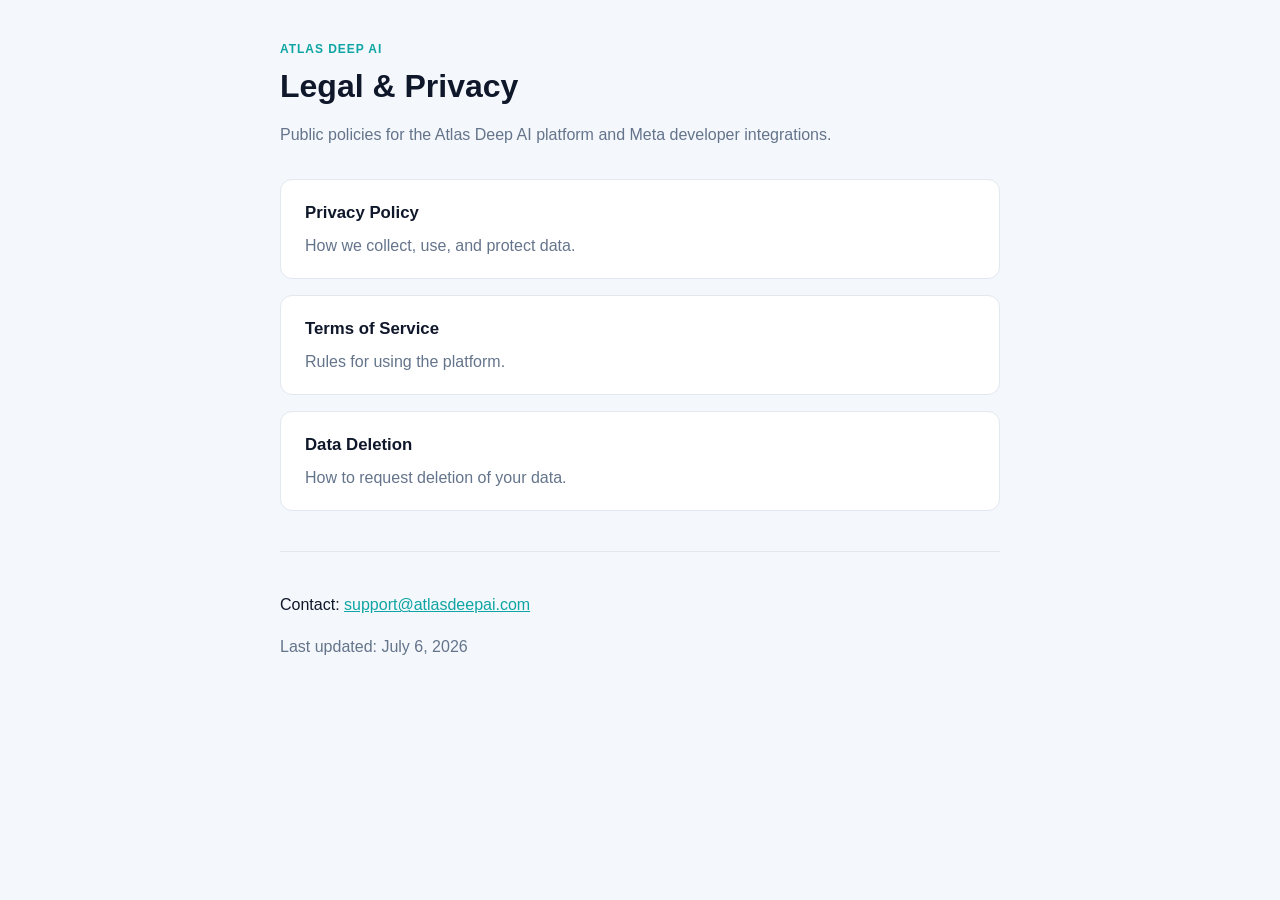
<file: index.html>
<!DOCTYPE html>
<html lang="en">
<head>
  <meta charset="utf-8" />
  <meta name="viewport" content="width=device-width, initial-scale=1" />
  <title>Atlas Deep AI — Legal</title>
  <link rel="stylesheet" href="styles.css" />
</head>
<body>
  <main class="wrap">
    <header>
      <p class="eyebrow">Atlas Deep AI</p>
      <h1>Legal &amp; Privacy</h1>
      <p class="lede">Public policies for the Atlas Deep AI platform and Meta developer integrations.</p>
    </header>
    <nav class="cards">
      <a class="card" href="privacy-policy.html">
        <h2>Privacy Policy</h2>
        <p>How we collect, use, and protect data.</p>
      </a>
      <a class="card" href="terms-of-service.html">
        <h2>Terms of Service</h2>
        <p>Rules for using the platform.</p>
      </a>
      <a class="card" href="data-deletion.html">
        <h2>Data Deletion</h2>
        <p>How to request deletion of your data.</p>
      </a>
    </nav>
    <footer>
      <p>Contact: <a href="mailto:support@atlasdeepai.com">support@atlasdeepai.com</a></p>
      <p class="muted">Last updated: July 6, 2026</p>
    </footer>
  </main>
</body>
</html>
</file>
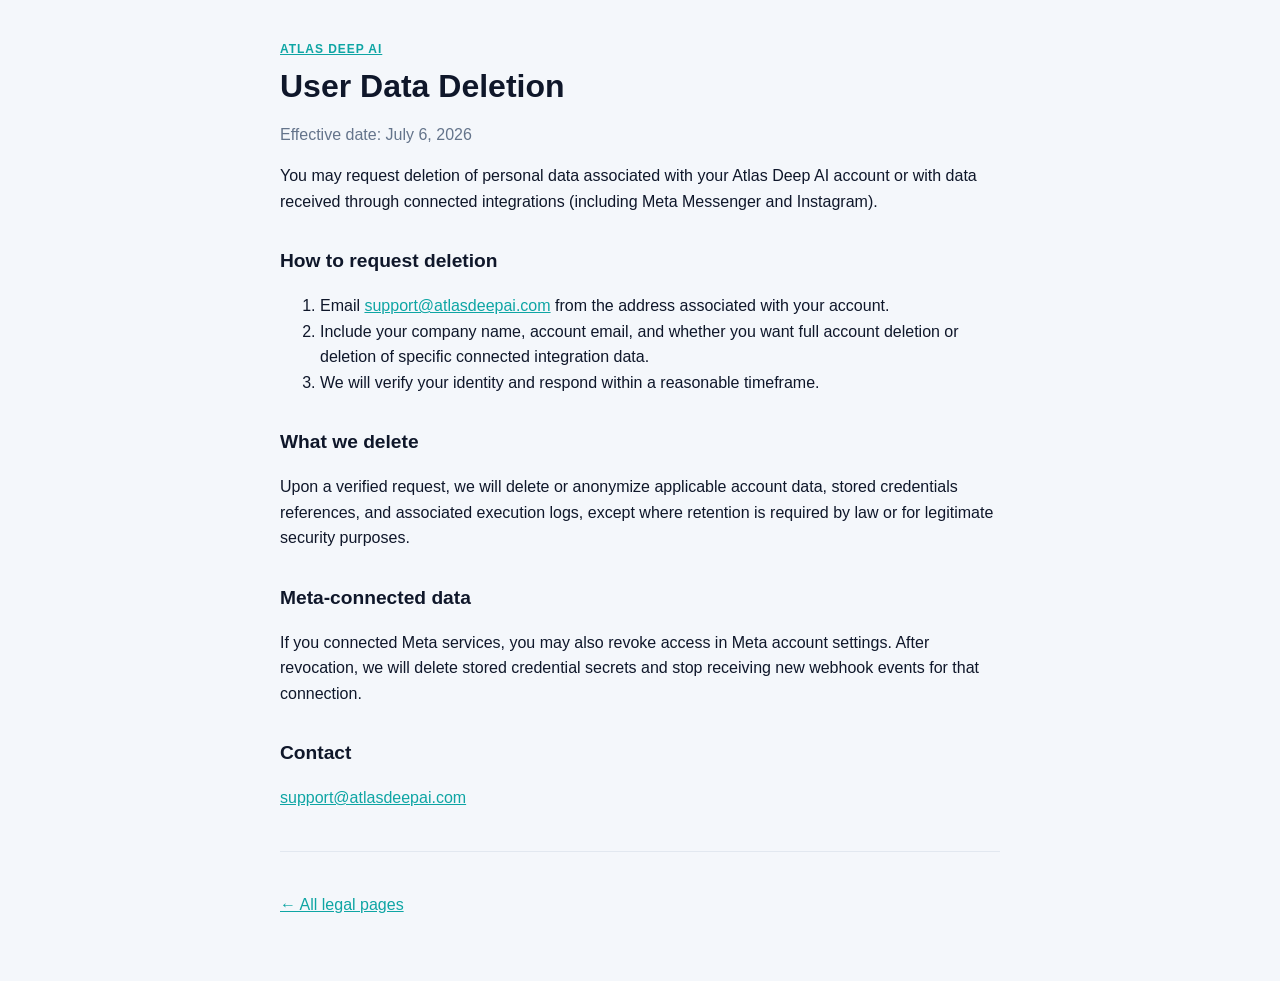
<file: data-deletion.html>
<!DOCTYPE html>
<html lang="en">
<head>
  <meta charset="utf-8" />
  <meta name="viewport" content="width=device-width, initial-scale=1" />
  <title>Data Deletion — Atlas Deep AI</title>
  <link rel="stylesheet" href="styles.css" />
</head>
<body>
  <main class="wrap">
    <p class="eyebrow"><a href="index.html">Atlas Deep AI</a></p>
    <h1>User Data Deletion</h1>
    <p class="muted">Effective date: July 6, 2026</p>

    <p>You may request deletion of personal data associated with your Atlas Deep AI account or with data received through connected integrations (including Meta Messenger and Instagram).</p>

    <h2>How to request deletion</h2>
    <ol>
      <li>Email <a href="mailto:support@atlasdeepai.com">support@atlasdeepai.com</a> from the address associated with your account.</li>
      <li>Include your company name, account email, and whether you want full account deletion or deletion of specific connected integration data.</li>
      <li>We will verify your identity and respond within a reasonable timeframe.</li>
    </ol>

    <h2>What we delete</h2>
    <p>Upon a verified request, we will delete or anonymize applicable account data, stored credentials references, and associated execution logs, except where retention is required by law or for legitimate security purposes.</p>

    <h2>Meta-connected data</h2>
    <p>If you connected Meta services, you may also revoke access in Meta account settings. After revocation, we will delete stored credential secrets and stop receiving new webhook events for that connection.</p>

    <h2>Contact</h2>
    <p><a href="mailto:support@atlasdeepai.com">support@atlasdeepai.com</a></p>

    <footer>
      <p><a href="index.html">← All legal pages</a></p>
    </footer>
  </main>
</body>
</html>
</file>
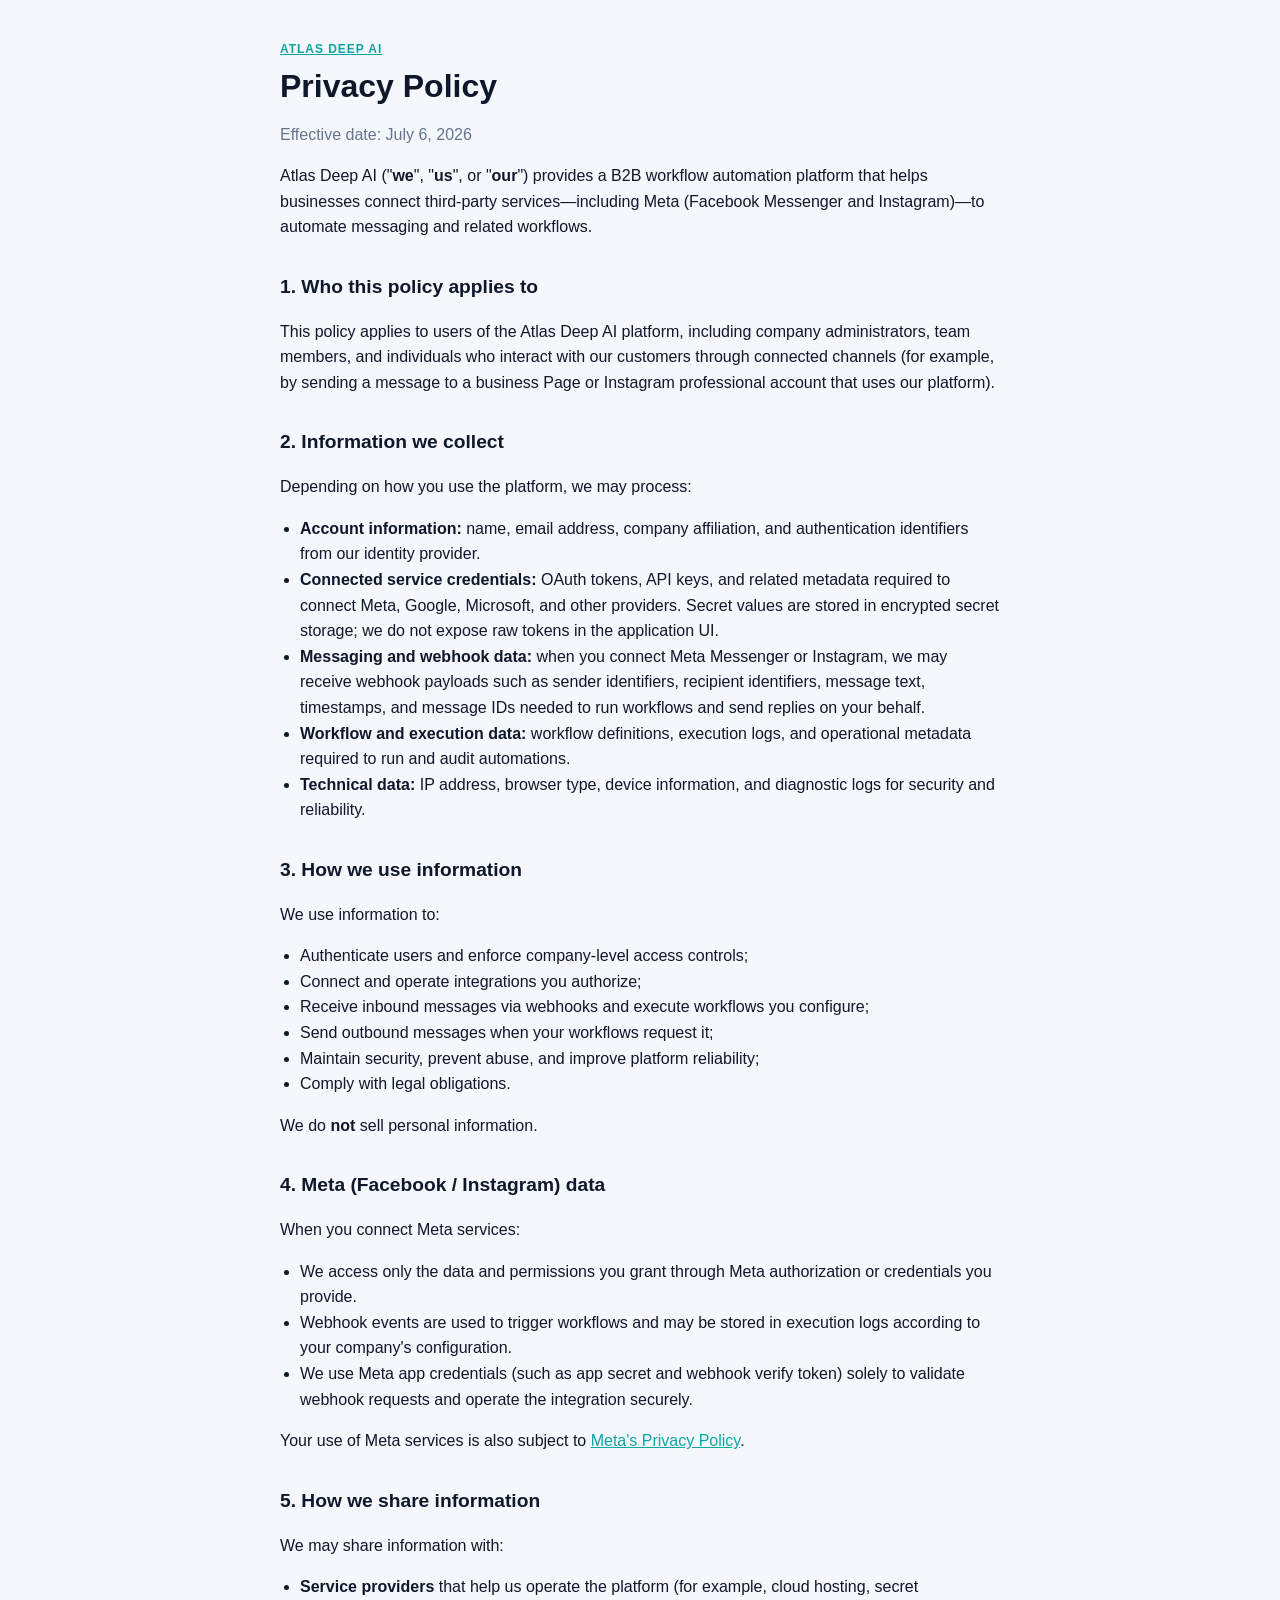
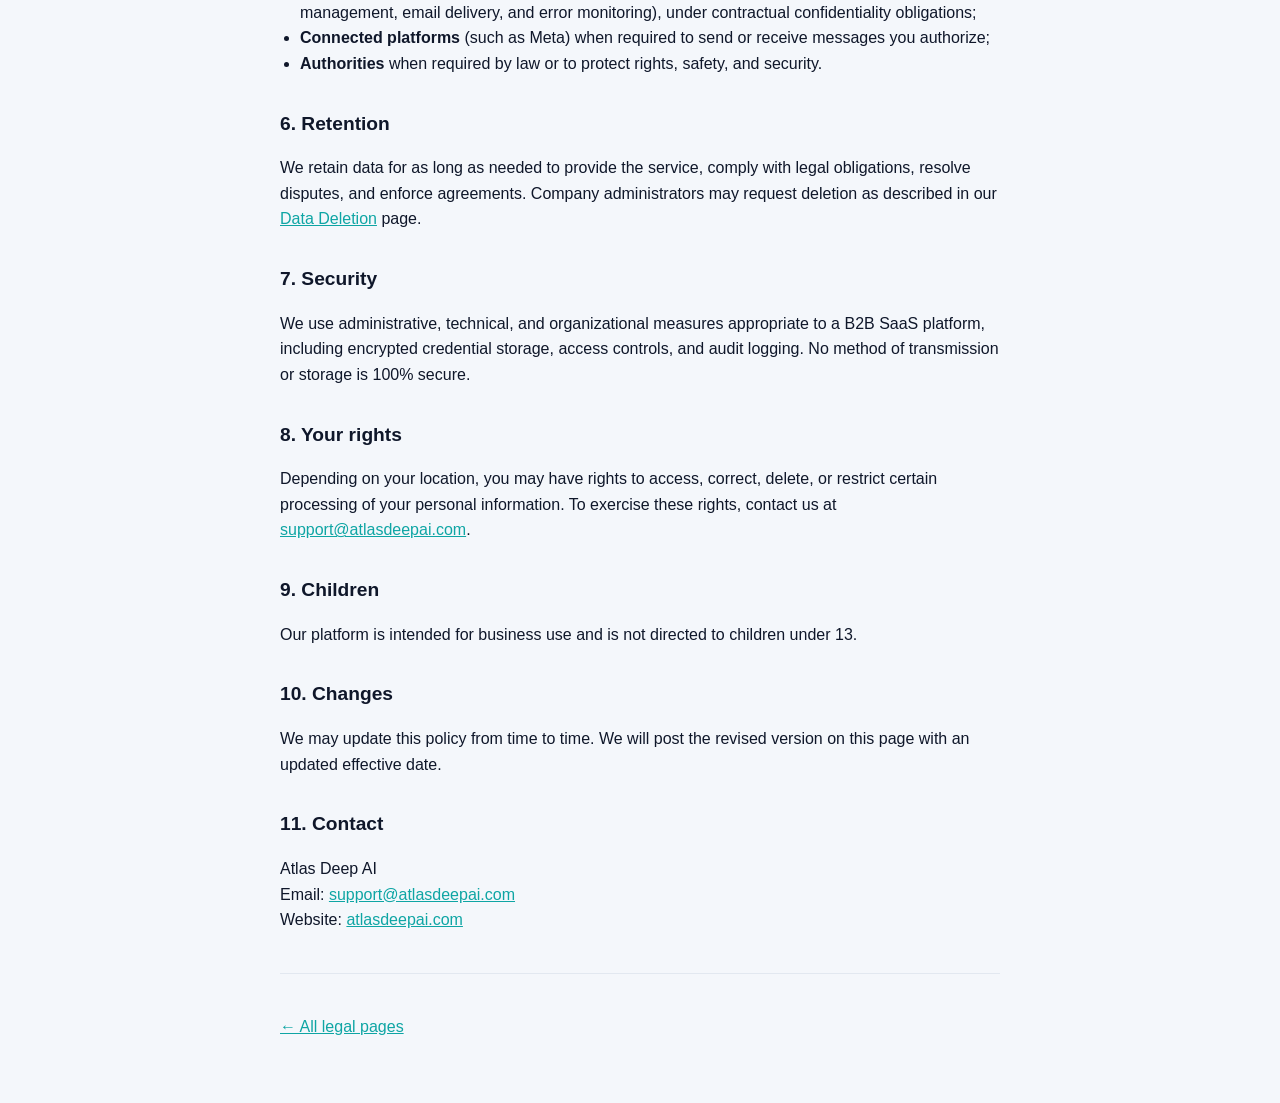
<file: privacy-policy.html>
<!DOCTYPE html>
<html lang="en">
<head>
  <meta charset="utf-8" />
  <meta name="viewport" content="width=device-width, initial-scale=1" />
  <title>Privacy Policy — Atlas Deep AI</title>
  <link rel="stylesheet" href="styles.css" />
</head>
<body>
  <main class="wrap">
    <p class="eyebrow"><a href="index.html">Atlas Deep AI</a></p>
    <h1>Privacy Policy</h1>
    <p class="muted">Effective date: July 6, 2026</p>

    <p>Atlas Deep AI ("<strong>we</strong>", "<strong>us</strong>", or "<strong>our</strong>") provides a B2B workflow automation platform that helps businesses connect third-party services—including Meta (Facebook Messenger and Instagram)—to automate messaging and related workflows.</p>

    <h2>1. Who this policy applies to</h2>
    <p>This policy applies to users of the Atlas Deep AI platform, including company administrators, team members, and individuals who interact with our customers through connected channels (for example, by sending a message to a business Page or Instagram professional account that uses our platform).</p>

    <h2>2. Information we collect</h2>
    <p>Depending on how you use the platform, we may process:</p>
    <ul>
      <li><strong>Account information:</strong> name, email address, company affiliation, and authentication identifiers from our identity provider.</li>
      <li><strong>Connected service credentials:</strong> OAuth tokens, API keys, and related metadata required to connect Meta, Google, Microsoft, and other providers. Secret values are stored in encrypted secret storage; we do not expose raw tokens in the application UI.</li>
      <li><strong>Messaging and webhook data:</strong> when you connect Meta Messenger or Instagram, we may receive webhook payloads such as sender identifiers, recipient identifiers, message text, timestamps, and message IDs needed to run workflows and send replies on your behalf.</li>
      <li><strong>Workflow and execution data:</strong> workflow definitions, execution logs, and operational metadata required to run and audit automations.</li>
      <li><strong>Technical data:</strong> IP address, browser type, device information, and diagnostic logs for security and reliability.</li>
    </ul>

    <h2>3. How we use information</h2>
    <p>We use information to:</p>
    <ul>
      <li>Authenticate users and enforce company-level access controls;</li>
      <li>Connect and operate integrations you authorize;</li>
      <li>Receive inbound messages via webhooks and execute workflows you configure;</li>
      <li>Send outbound messages when your workflows request it;</li>
      <li>Maintain security, prevent abuse, and improve platform reliability;</li>
      <li>Comply with legal obligations.</li>
    </ul>
    <p>We do <strong>not</strong> sell personal information.</p>

    <h2>4. Meta (Facebook / Instagram) data</h2>
    <p>When you connect Meta services:</p>
    <ul>
      <li>We access only the data and permissions you grant through Meta authorization or credentials you provide.</li>
      <li>Webhook events are used to trigger workflows and may be stored in execution logs according to your company's configuration.</li>
      <li>We use Meta app credentials (such as app secret and webhook verify token) solely to validate webhook requests and operate the integration securely.</li>
    </ul>
    <p>Your use of Meta services is also subject to <a href="https://www.facebook.com/privacy/policy/" rel="noopener noreferrer">Meta's Privacy Policy</a>.</p>

    <h2>5. How we share information</h2>
    <p>We may share information with:</p>
    <ul>
      <li><strong>Service providers</strong> that help us operate the platform (for example, cloud hosting, secret management, email delivery, and error monitoring), under contractual confidentiality obligations;</li>
      <li><strong>Connected platforms</strong> (such as Meta) when required to send or receive messages you authorize;</li>
      <li><strong>Authorities</strong> when required by law or to protect rights, safety, and security.</li>
    </ul>

    <h2>6. Retention</h2>
    <p>We retain data for as long as needed to provide the service, comply with legal obligations, resolve disputes, and enforce agreements. Company administrators may request deletion as described in our <a href="data-deletion.html">Data Deletion</a> page.</p>

    <h2>7. Security</h2>
    <p>We use administrative, technical, and organizational measures appropriate to a B2B SaaS platform, including encrypted credential storage, access controls, and audit logging. No method of transmission or storage is 100% secure.</p>

    <h2>8. Your rights</h2>
    <p>Depending on your location, you may have rights to access, correct, delete, or restrict certain processing of your personal information. To exercise these rights, contact us at <a href="mailto:support@atlasdeepai.com">support@atlasdeepai.com</a>.</p>

    <h2>9. Children</h2>
    <p>Our platform is intended for business use and is not directed to children under 13.</p>

    <h2>10. Changes</h2>
    <p>We may update this policy from time to time. We will post the revised version on this page with an updated effective date.</p>

    <h2>11. Contact</h2>
    <p>Atlas Deep AI<br />
    Email: <a href="mailto:support@atlasdeepai.com">support@atlasdeepai.com</a><br />
    Website: <a href="https://atlasdeepai.com">atlasdeepai.com</a></p>

    <footer>
      <p><a href="index.html">← All legal pages</a></p>
    </footer>
  </main>
</body>
</html>
</file>
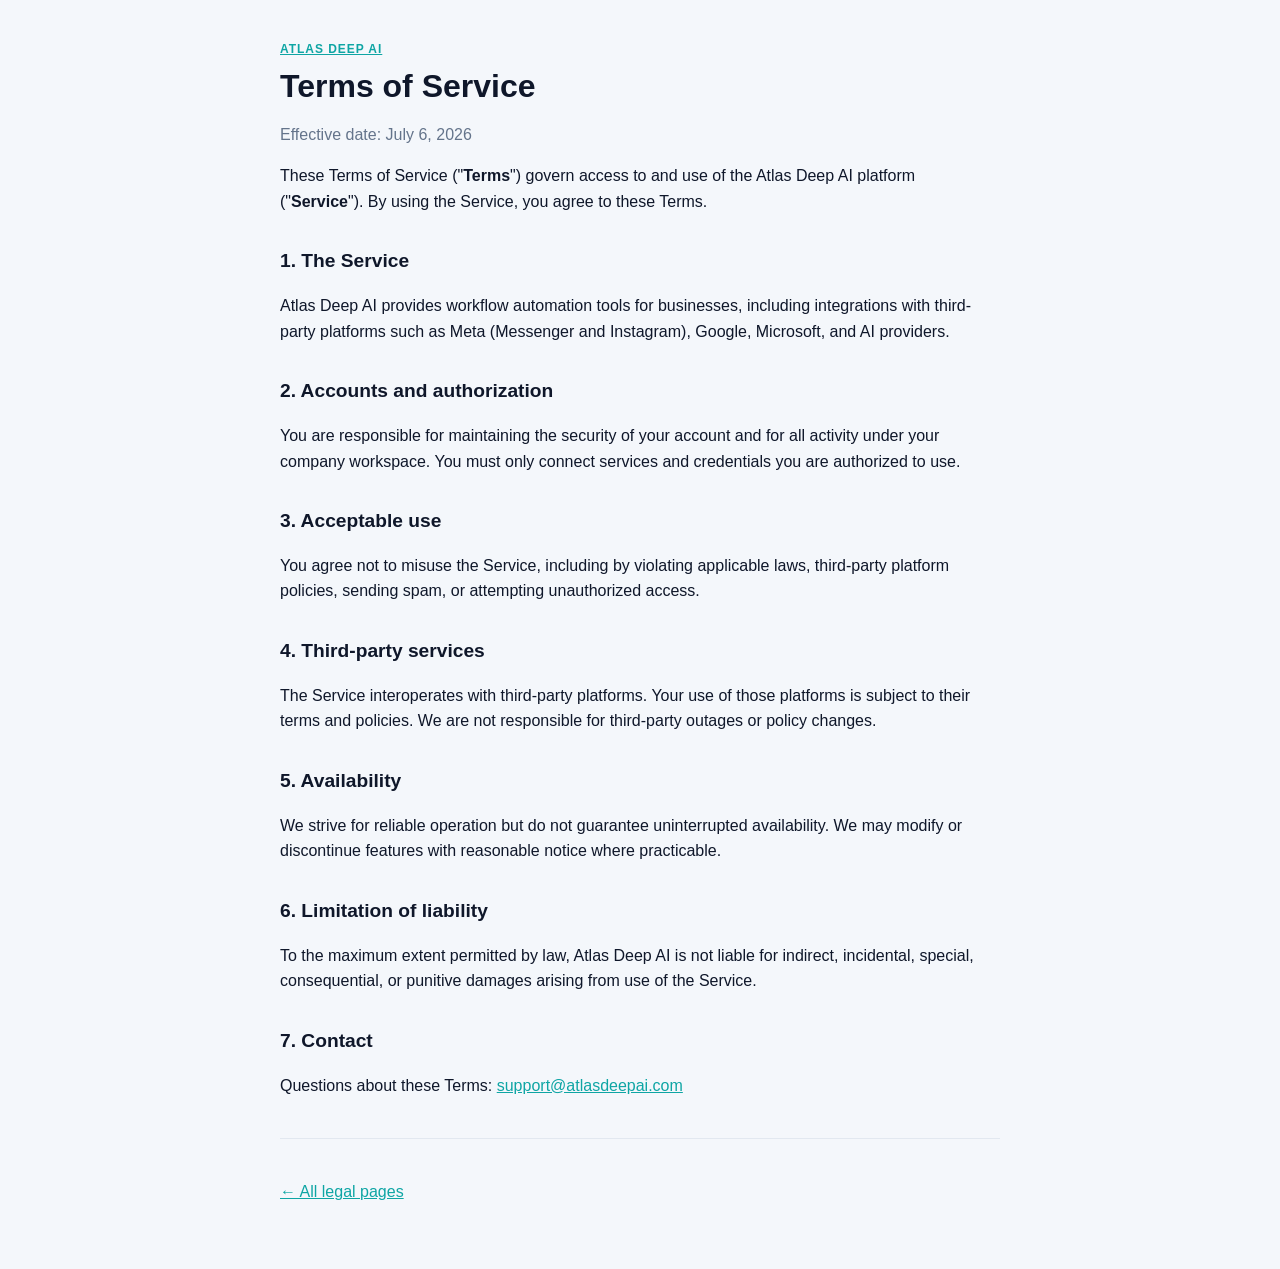
<file: terms-of-service.html>
<!DOCTYPE html>
<html lang="en">
<head>
  <meta charset="utf-8" />
  <meta name="viewport" content="width=device-width, initial-scale=1" />
  <title>Terms of Service — Atlas Deep AI</title>
  <link rel="stylesheet" href="styles.css" />
</head>
<body>
  <main class="wrap">
    <p class="eyebrow"><a href="index.html">Atlas Deep AI</a></p>
    <h1>Terms of Service</h1>
    <p class="muted">Effective date: July 6, 2026</p>

    <p>These Terms of Service ("<strong>Terms</strong>") govern access to and use of the Atlas Deep AI platform ("<strong>Service</strong>"). By using the Service, you agree to these Terms.</p>

    <h2>1. The Service</h2>
    <p>Atlas Deep AI provides workflow automation tools for businesses, including integrations with third-party platforms such as Meta (Messenger and Instagram), Google, Microsoft, and AI providers.</p>

    <h2>2. Accounts and authorization</h2>
    <p>You are responsible for maintaining the security of your account and for all activity under your company workspace. You must only connect services and credentials you are authorized to use.</p>

    <h2>3. Acceptable use</h2>
    <p>You agree not to misuse the Service, including by violating applicable laws, third-party platform policies, sending spam, or attempting unauthorized access.</p>

    <h2>4. Third-party services</h2>
    <p>The Service interoperates with third-party platforms. Your use of those platforms is subject to their terms and policies. We are not responsible for third-party outages or policy changes.</p>

    <h2>5. Availability</h2>
    <p>We strive for reliable operation but do not guarantee uninterrupted availability. We may modify or discontinue features with reasonable notice where practicable.</p>

    <h2>6. Limitation of liability</h2>
    <p>To the maximum extent permitted by law, Atlas Deep AI is not liable for indirect, incidental, special, consequential, or punitive damages arising from use of the Service.</p>

    <h2>7. Contact</h2>
    <p>Questions about these Terms: <a href="mailto:support@atlasdeepai.com">support@atlasdeepai.com</a></p>

    <footer>
      <p><a href="index.html">← All legal pages</a></p>
    </footer>
  </main>
</body>
</html>
</file>
<file: styles.css>
:root {
  color-scheme: light;
  --bg: #f4f7fb;
  --card: #ffffff;
  --text: #0f172a;
  --muted: #64748b;
  --accent: #0ea5a4;
  --border: #e2e8f0;
}

* { box-sizing: border-box; }

body {
  margin: 0;
  font-family: -apple-system, BlinkMacSystemFont, "Segoe UI", Roboto, Helvetica, Arial, sans-serif;
  background: var(--bg);
  color: var(--text);
  line-height: 1.6;
}

.wrap {
  max-width: 760px;
  margin: 0 auto;
  padding: 2.5rem 1.25rem 3rem;
}

.eyebrow {
  text-transform: uppercase;
  letter-spacing: 0.08em;
  font-size: 0.75rem;
  color: var(--accent);
  font-weight: 700;
  margin: 0 0 0.5rem;
}

h1 {
  margin: 0 0 0.75rem;
  font-size: 2rem;
  line-height: 1.2;
}

h2 {
  margin-top: 2rem;
  font-size: 1.2rem;
}

.lede, .muted { color: var(--muted); }

.cards {
  display: grid;
  gap: 1rem;
  margin: 2rem 0;
}

.card {
  display: block;
  padding: 1.25rem 1.5rem;
  background: var(--card);
  border: 1px solid var(--border);
  border-radius: 12px;
  text-decoration: none;
  color: inherit;
}

.card:hover { border-color: var(--accent); }

.card h2 {
  margin: 0 0 0.35rem;
  font-size: 1.05rem;
}

.card p {
  margin: 0;
  color: var(--muted);
}

a { color: var(--accent); }

footer {
  margin-top: 2.5rem;
  padding-top: 1.5rem;
  border-top: 1px solid var(--border);
}

ul { padding-left: 1.25rem; }
</file>
